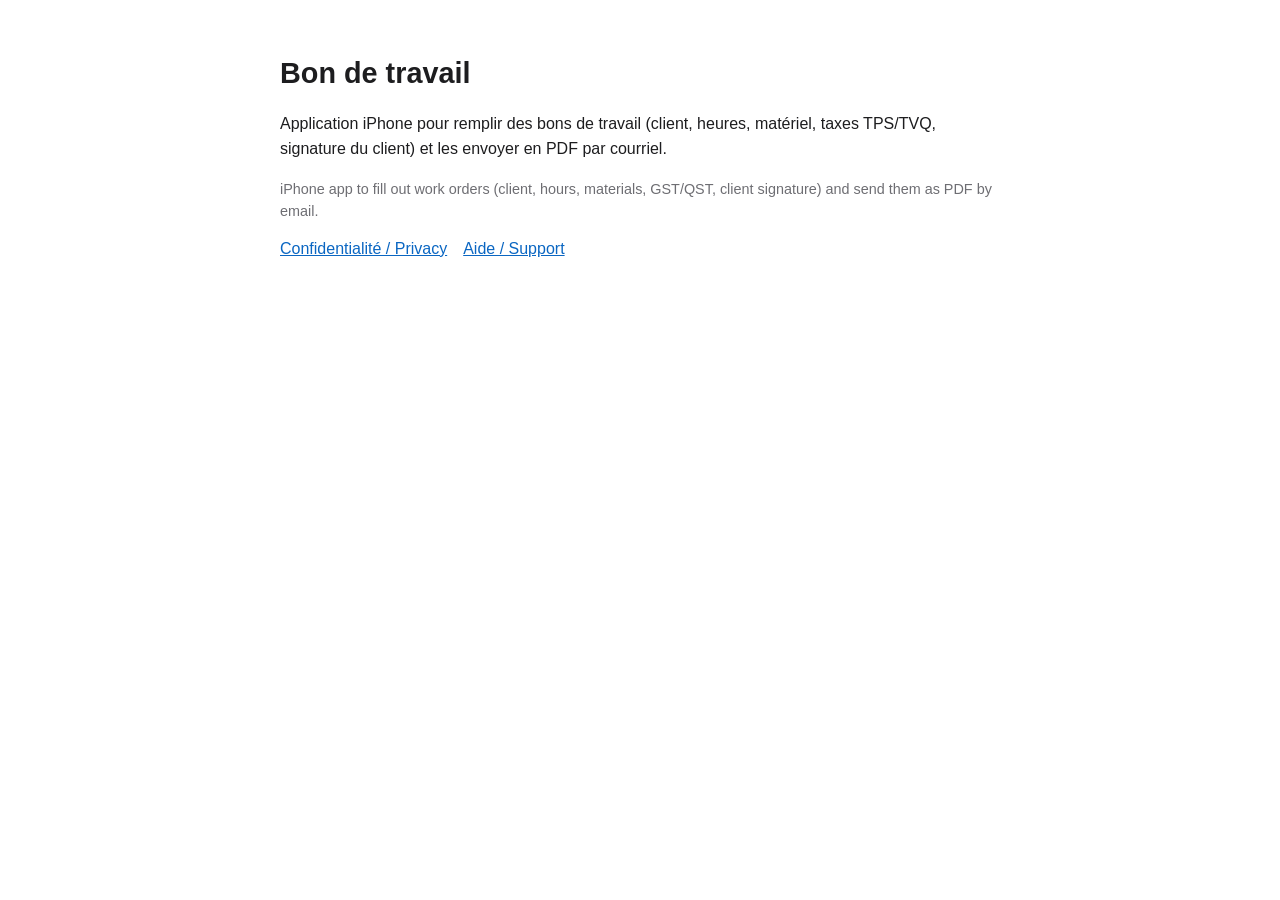
<file: index.html>
<!doctype html>
<html lang="fr-CA"><head><meta charset="utf-8"><meta name="viewport" content="width=device-width,initial-scale=1">
<title>Bon de travail</title><link rel="stylesheet" href="style.css"></head><body>
<h1>Bon de travail</h1>
<p>Application iPhone pour remplir des bons de travail (client, heures, matériel, taxes TPS/TVQ, signature du client) et les envoyer en PDF par courriel.</p>
<p class="lang">iPhone app to fill out work orders (client, hours, materials, GST/QST, client signature) and send them as PDF by email.</p>
<nav><a href="privacy.html">Confidentialité / Privacy</a><a href="support.html">Aide / Support</a></nav>
</body></html>
</file>
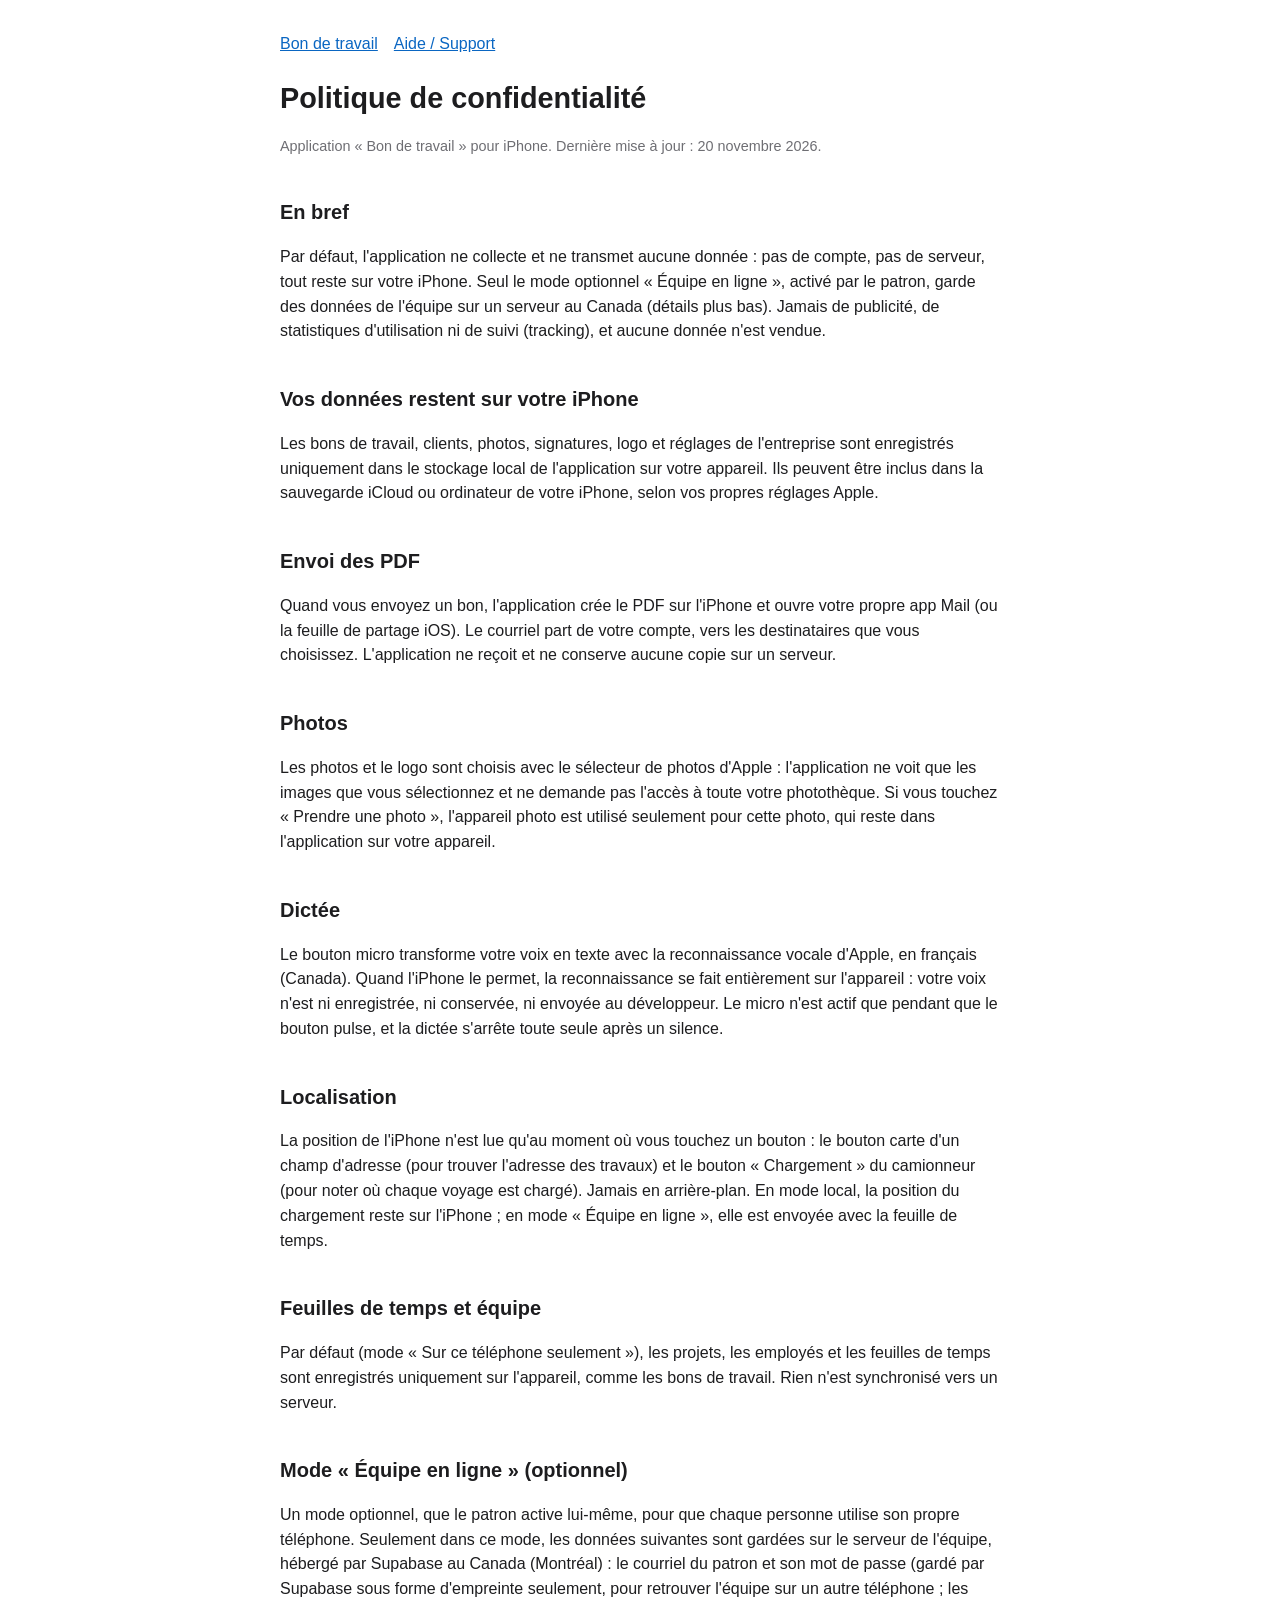
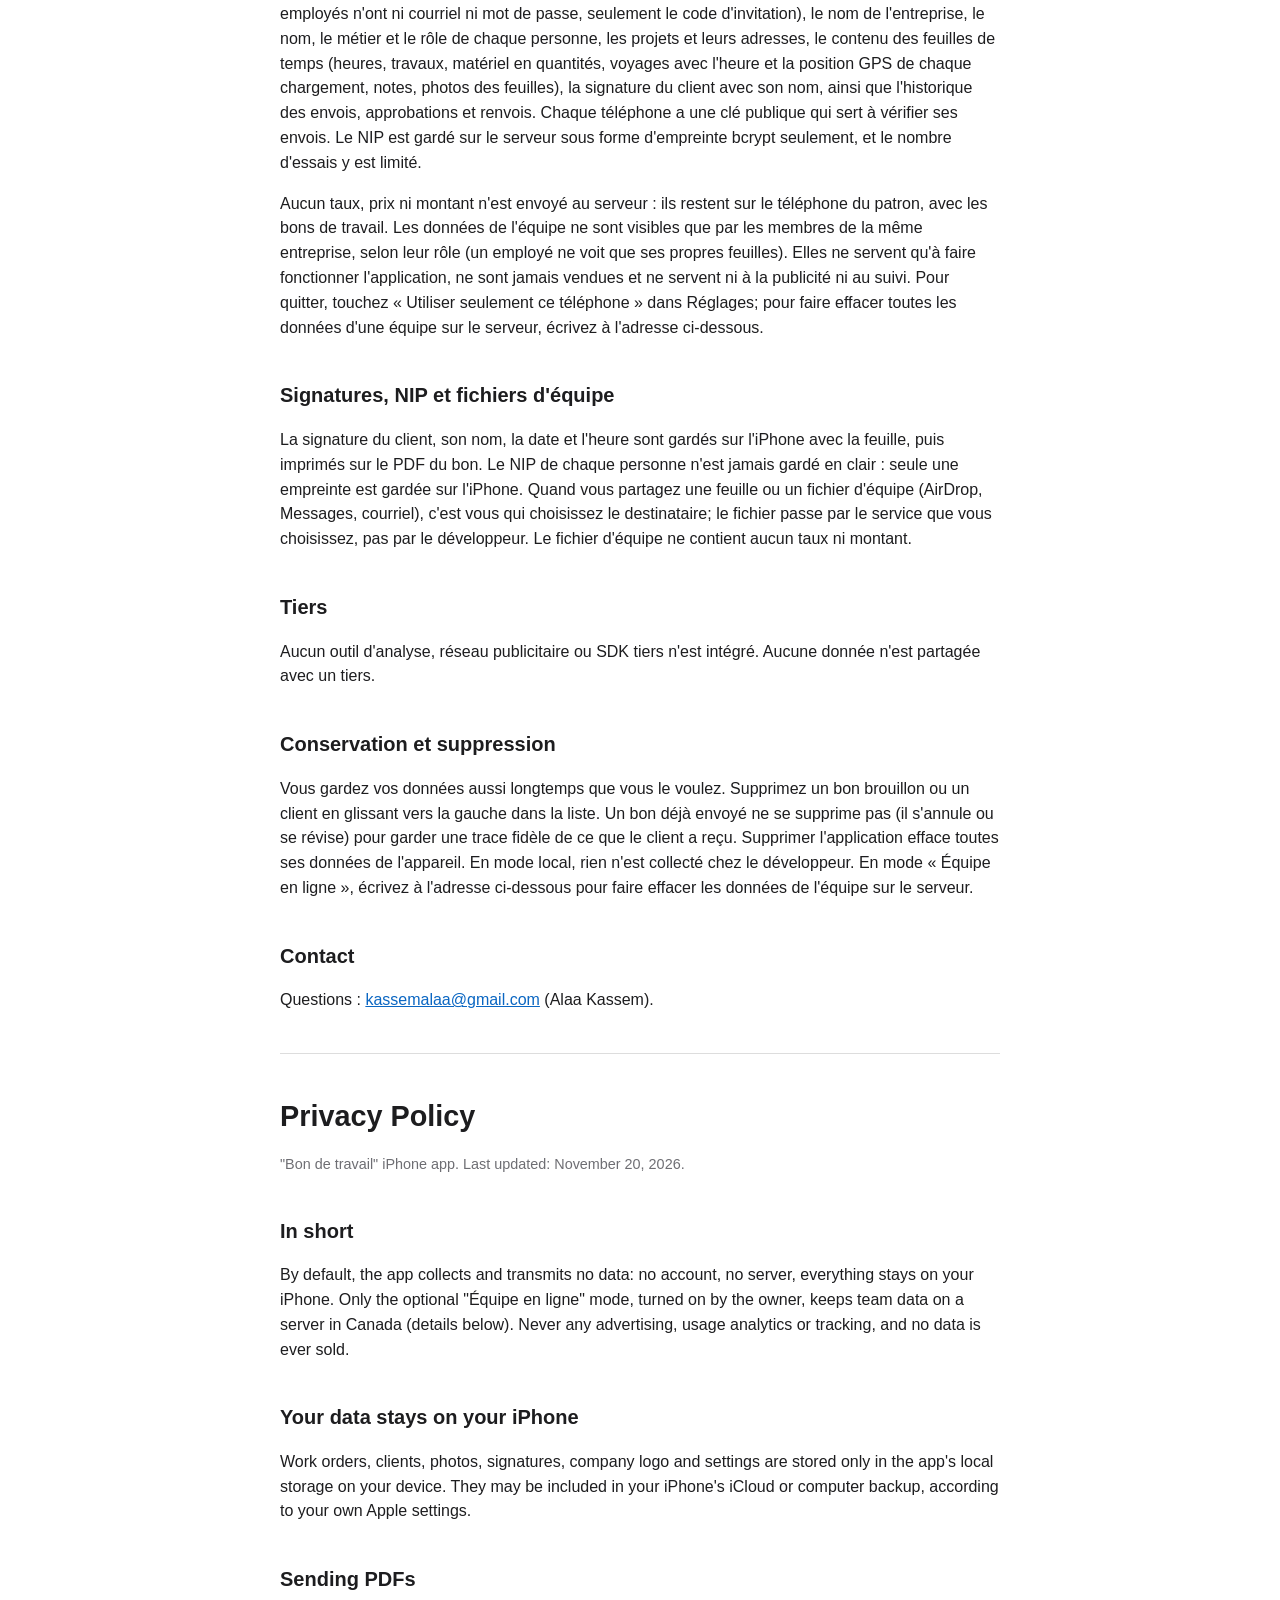
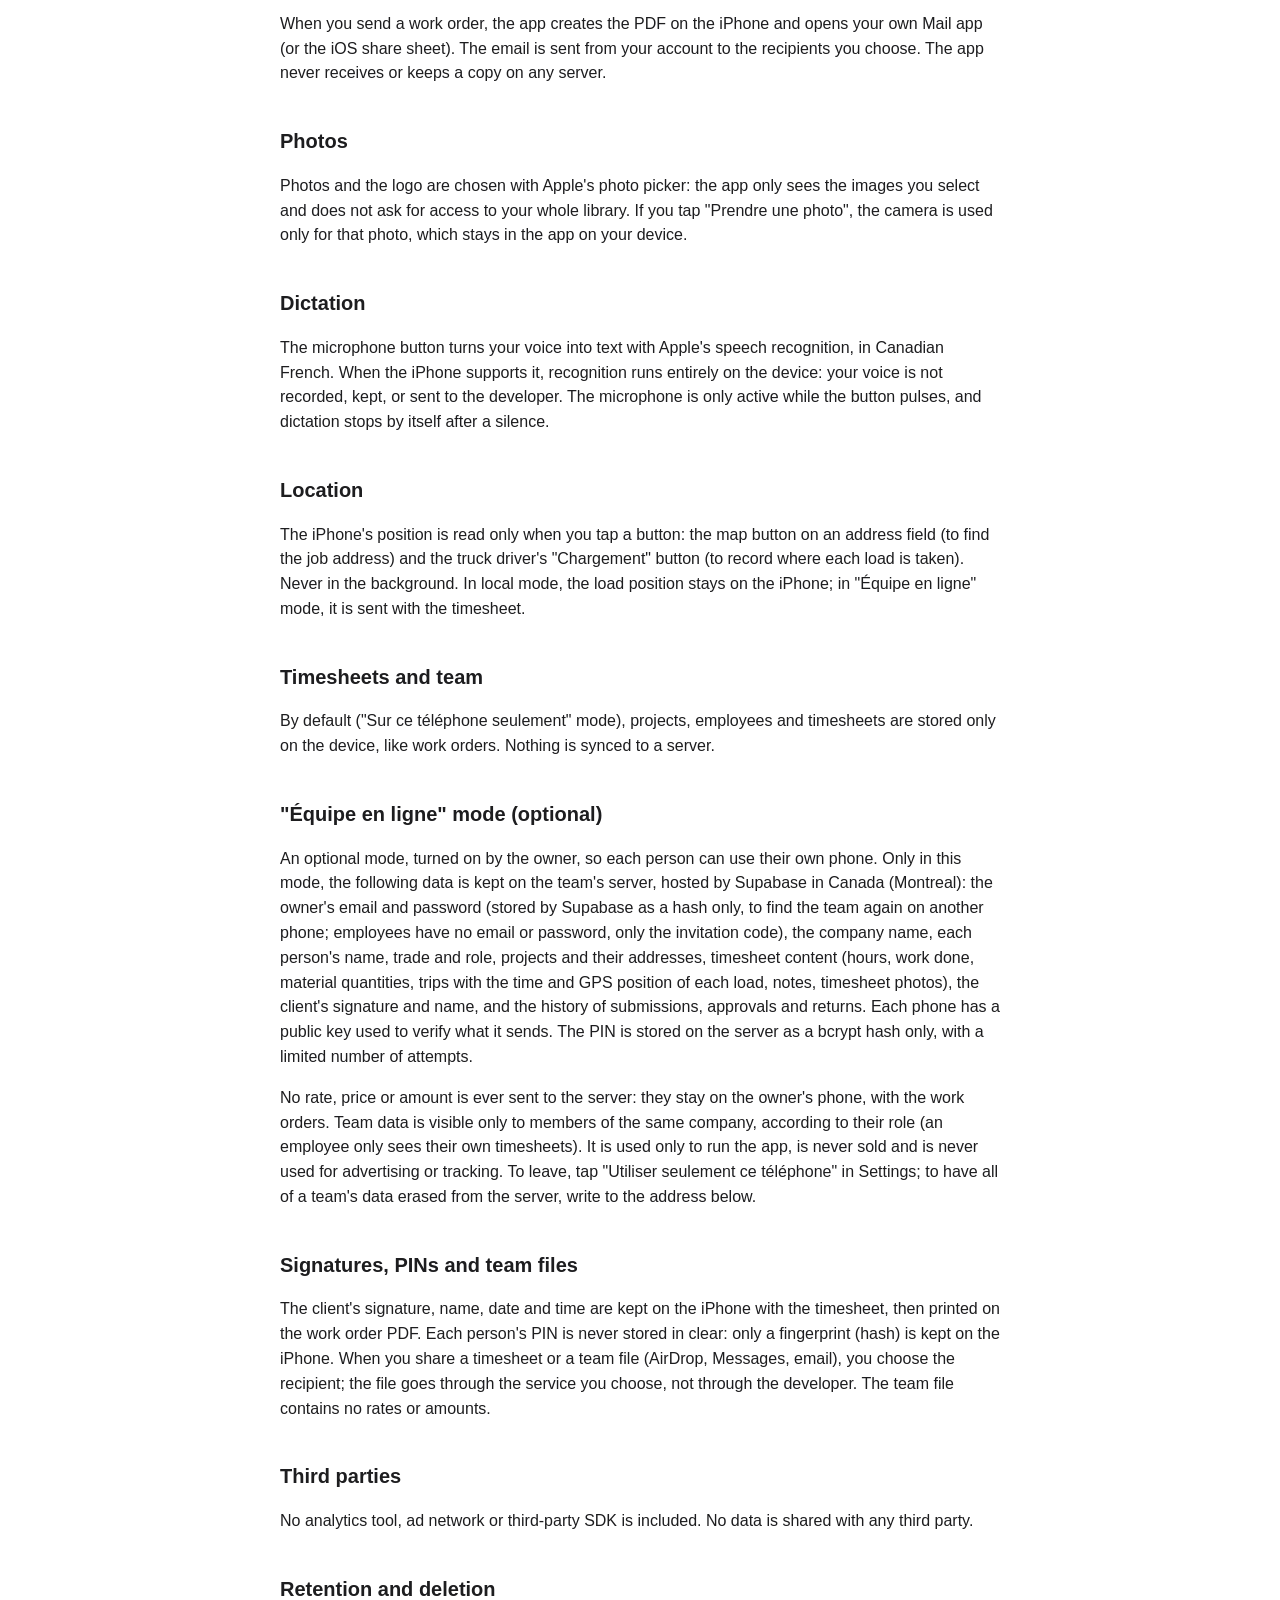
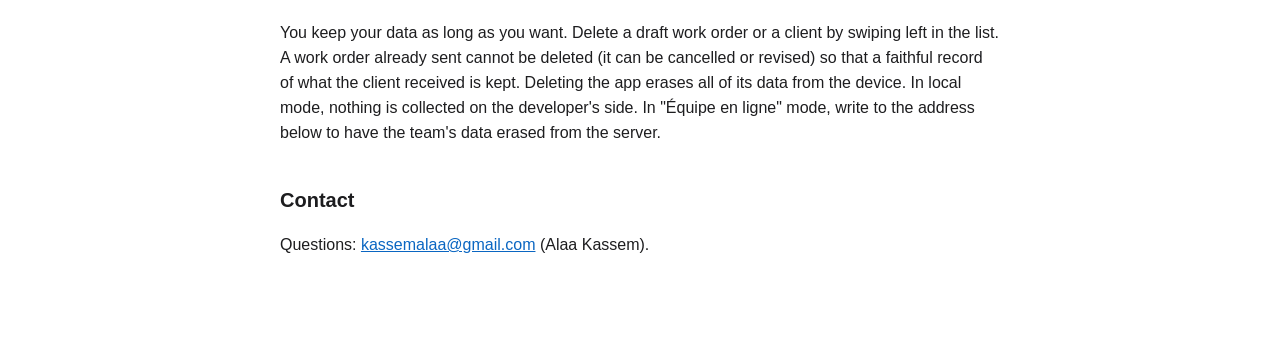
<file: privacy.html>
<!doctype html>
<html lang="fr-CA"><head><meta charset="utf-8"><meta name="viewport" content="width=device-width,initial-scale=1">
<title>Bon de travail : politique de confidentialité / Privacy Policy</title><link rel="stylesheet" href="style.css"></head><body>
<nav><a href="index.html">Bon de travail</a><a href="support.html">Aide / Support</a></nav>
<h1>Politique de confidentialité</h1>
<p class="lang">Application « Bon de travail » pour iPhone. Dernière mise à jour : 20 novembre 2026.</p>
<h2>En bref</h2>
<p>Par défaut, l'application ne collecte et ne transmet aucune donnée : pas de compte, pas de serveur, tout reste sur votre iPhone. Seul le mode optionnel « Équipe en ligne », activé par le patron, garde des données de l'équipe sur un serveur au Canada (détails plus bas). Jamais de publicité, de statistiques d'utilisation ni de suivi (tracking), et aucune donnée n'est vendue.</p>
<h2>Vos données restent sur votre iPhone</h2>
<p>Les bons de travail, clients, photos, signatures, logo et réglages de l'entreprise sont enregistrés uniquement dans le stockage local de l'application sur votre appareil. Ils peuvent être inclus dans la sauvegarde iCloud ou ordinateur de votre iPhone, selon vos propres réglages Apple.</p>
<h2>Envoi des PDF</h2>
<p>Quand vous envoyez un bon, l'application crée le PDF sur l'iPhone et ouvre votre propre app Mail (ou la feuille de partage iOS). Le courriel part de votre compte, vers les destinataires que vous choisissez. L'application ne reçoit et ne conserve aucune copie sur un serveur.</p>
<h2>Photos</h2>
<p>Les photos et le logo sont choisis avec le sélecteur de photos d'Apple : l'application ne voit que les images que vous sélectionnez et ne demande pas l'accès à toute votre photothèque. Si vous touchez « Prendre une photo », l'appareil photo est utilisé seulement pour cette photo, qui reste dans l'application sur votre appareil.</p>
<h2>Dictée</h2>
<p>Le bouton micro transforme votre voix en texte avec la reconnaissance vocale d'Apple, en français (Canada). Quand l'iPhone le permet, la reconnaissance se fait entièrement sur l'appareil : votre voix n'est ni enregistrée, ni conservée, ni envoyée au développeur. Le micro n'est actif que pendant que le bouton pulse, et la dictée s'arrête toute seule après un silence.</p>
<h2>Localisation</h2>
<p>La position de l'iPhone n'est lue qu'au moment où vous touchez un bouton : le bouton carte d'un champ d'adresse (pour trouver l'adresse des travaux) et le bouton « Chargement » du camionneur (pour noter où chaque voyage est chargé). Jamais en arrière-plan. En mode local, la position du chargement reste sur l'iPhone ; en mode « Équipe en ligne », elle est envoyée avec la feuille de temps.</p>
<h2>Feuilles de temps et équipe</h2>
<p>Par défaut (mode « Sur ce téléphone seulement »), les projets, les employés et les feuilles de temps sont enregistrés uniquement sur l'appareil, comme les bons de travail. Rien n'est synchronisé vers un serveur.</p>
<h2>Mode « Équipe en ligne » (optionnel)</h2>
<p>Un mode optionnel, que le patron active lui-même, pour que chaque personne utilise son propre téléphone. Seulement dans ce mode, les données suivantes sont gardées sur le serveur de l'équipe, hébergé par Supabase au Canada (Montréal) : le courriel du patron et son mot de passe (gardé par Supabase sous forme d'empreinte seulement, pour retrouver l'équipe sur un autre téléphone ; les employés n'ont ni courriel ni mot de passe, seulement le code d'invitation), le nom de l'entreprise, le nom, le métier et le rôle de chaque personne, les projets et leurs adresses, le contenu des feuilles de temps (heures, travaux, matériel en quantités, voyages avec l'heure et la position GPS de chaque chargement, notes, photos des feuilles), la signature du client avec son nom, ainsi que l'historique des envois, approbations et renvois. Chaque téléphone a une clé publique qui sert à vérifier ses envois. Le NIP est gardé sur le serveur sous forme d'empreinte bcrypt seulement, et le nombre d'essais y est limité.</p>
<p>Aucun taux, prix ni montant n'est envoyé au serveur : ils restent sur le téléphone du patron, avec les bons de travail. Les données de l'équipe ne sont visibles que par les membres de la même entreprise, selon leur rôle (un employé ne voit que ses propres feuilles). Elles ne servent qu'à faire fonctionner l'application, ne sont jamais vendues et ne servent ni à la publicité ni au suivi. Pour quitter, touchez « Utiliser seulement ce téléphone » dans Réglages; pour faire effacer toutes les données d'une équipe sur le serveur, écrivez à l'adresse ci-dessous.</p>
<h2>Signatures, NIP et fichiers d'équipe</h2>
<p>La signature du client, son nom, la date et l'heure sont gardés sur l'iPhone avec la feuille, puis imprimés sur le PDF du bon. Le NIP de chaque personne n'est jamais gardé en clair : seule une empreinte est gardée sur l'iPhone. Quand vous partagez une feuille ou un fichier d'équipe (AirDrop, Messages, courriel), c'est vous qui choisissez le destinataire; le fichier passe par le service que vous choisissez, pas par le développeur. Le fichier d'équipe ne contient aucun taux ni montant.</p>
<h2>Tiers</h2>
<p>Aucun outil d'analyse, réseau publicitaire ou SDK tiers n'est intégré. Aucune donnée n'est partagée avec un tiers.</p>
<h2>Conservation et suppression</h2>
<p>Vous gardez vos données aussi longtemps que vous le voulez. Supprimez un bon brouillon ou un client en glissant vers la gauche dans la liste. Un bon déjà envoyé ne se supprime pas (il s'annule ou se révise) pour garder une trace fidèle de ce que le client a reçu. Supprimer l'application efface toutes ses données de l'appareil. En mode local, rien n'est collecté chez le développeur. En mode « Équipe en ligne », écrivez à l'adresse ci-dessous pour faire effacer les données de l'équipe sur le serveur.</p>
<h2>Contact</h2>
<p>Questions : <a href="mailto:kassemalaa@gmail.com">kassemalaa@gmail.com</a> (Alaa Kassem).</p>
<hr>
<h1 lang="en" id="en">Privacy Policy</h1>
<div lang="en">
<p class="lang">"Bon de travail" iPhone app. Last updated: November 20, 2026.</p>
<h2>In short</h2>
<p>By default, the app collects and transmits no data: no account, no server, everything stays on your iPhone. Only the optional "Équipe en ligne" mode, turned on by the owner, keeps team data on a server in Canada (details below). Never any advertising, usage analytics or tracking, and no data is ever sold.</p>
<h2>Your data stays on your iPhone</h2>
<p>Work orders, clients, photos, signatures, company logo and settings are stored only in the app's local storage on your device. They may be included in your iPhone's iCloud or computer backup, according to your own Apple settings.</p>
<h2>Sending PDFs</h2>
<p>When you send a work order, the app creates the PDF on the iPhone and opens your own Mail app (or the iOS share sheet). The email is sent from your account to the recipients you choose. The app never receives or keeps a copy on any server.</p>
<h2>Photos</h2>
<p>Photos and the logo are chosen with Apple's photo picker: the app only sees the images you select and does not ask for access to your whole library. If you tap "Prendre une photo", the camera is used only for that photo, which stays in the app on your device.</p>
<h2>Dictation</h2>
<p>The microphone button turns your voice into text with Apple's speech recognition, in Canadian French. When the iPhone supports it, recognition runs entirely on the device: your voice is not recorded, kept, or sent to the developer. The microphone is only active while the button pulses, and dictation stops by itself after a silence.</p>
<h2>Location</h2>
<p>The iPhone's position is read only when you tap a button: the map button on an address field (to find the job address) and the truck driver's "Chargement" button (to record where each load is taken). Never in the background. In local mode, the load position stays on the iPhone; in "Équipe en ligne" mode, it is sent with the timesheet.</p>
<h2>Timesheets and team</h2>
<p>By default ("Sur ce téléphone seulement" mode), projects, employees and timesheets are stored only on the device, like work orders. Nothing is synced to a server.</p>
<h2>"Équipe en ligne" mode (optional)</h2>
<p>An optional mode, turned on by the owner, so each person can use their own phone. Only in this mode, the following data is kept on the team's server, hosted by Supabase in Canada (Montreal): the owner's email and password (stored by Supabase as a hash only, to find the team again on another phone; employees have no email or password, only the invitation code), the company name, each person's name, trade and role, projects and their addresses, timesheet content (hours, work done, material quantities, trips with the time and GPS position of each load, notes, timesheet photos), the client's signature and name, and the history of submissions, approvals and returns. Each phone has a public key used to verify what it sends. The PIN is stored on the server as a bcrypt hash only, with a limited number of attempts.</p>
<p>No rate, price or amount is ever sent to the server: they stay on the owner's phone, with the work orders. Team data is visible only to members of the same company, according to their role (an employee only sees their own timesheets). It is used only to run the app, is never sold and is never used for advertising or tracking. To leave, tap "Utiliser seulement ce téléphone" in Settings; to have all of a team's data erased from the server, write to the address below.</p>
<h2>Signatures, PINs and team files</h2>
<p>The client's signature, name, date and time are kept on the iPhone with the timesheet, then printed on the work order PDF. Each person's PIN is never stored in clear: only a fingerprint (hash) is kept on the iPhone. When you share a timesheet or a team file (AirDrop, Messages, email), you choose the recipient; the file goes through the service you choose, not through the developer. The team file contains no rates or amounts.</p>
<h2>Third parties</h2>
<p>No analytics tool, ad network or third-party SDK is included. No data is shared with any third party.</p>
<h2>Retention and deletion</h2>
<p>You keep your data as long as you want. Delete a draft work order or a client by swiping left in the list. A work order already sent cannot be deleted (it can be cancelled or revised) so that a faithful record of what the client received is kept. Deleting the app erases all of its data from the device. In local mode, nothing is collected on the developer's side. In "Équipe en ligne" mode, write to the address below to have the team's data erased from the server.</p>
<h2>Contact</h2>
<p>Questions: <a href="mailto:kassemalaa@gmail.com">kassemalaa@gmail.com</a> (Alaa Kassem).</p>
</div>
</body></html>
</file>
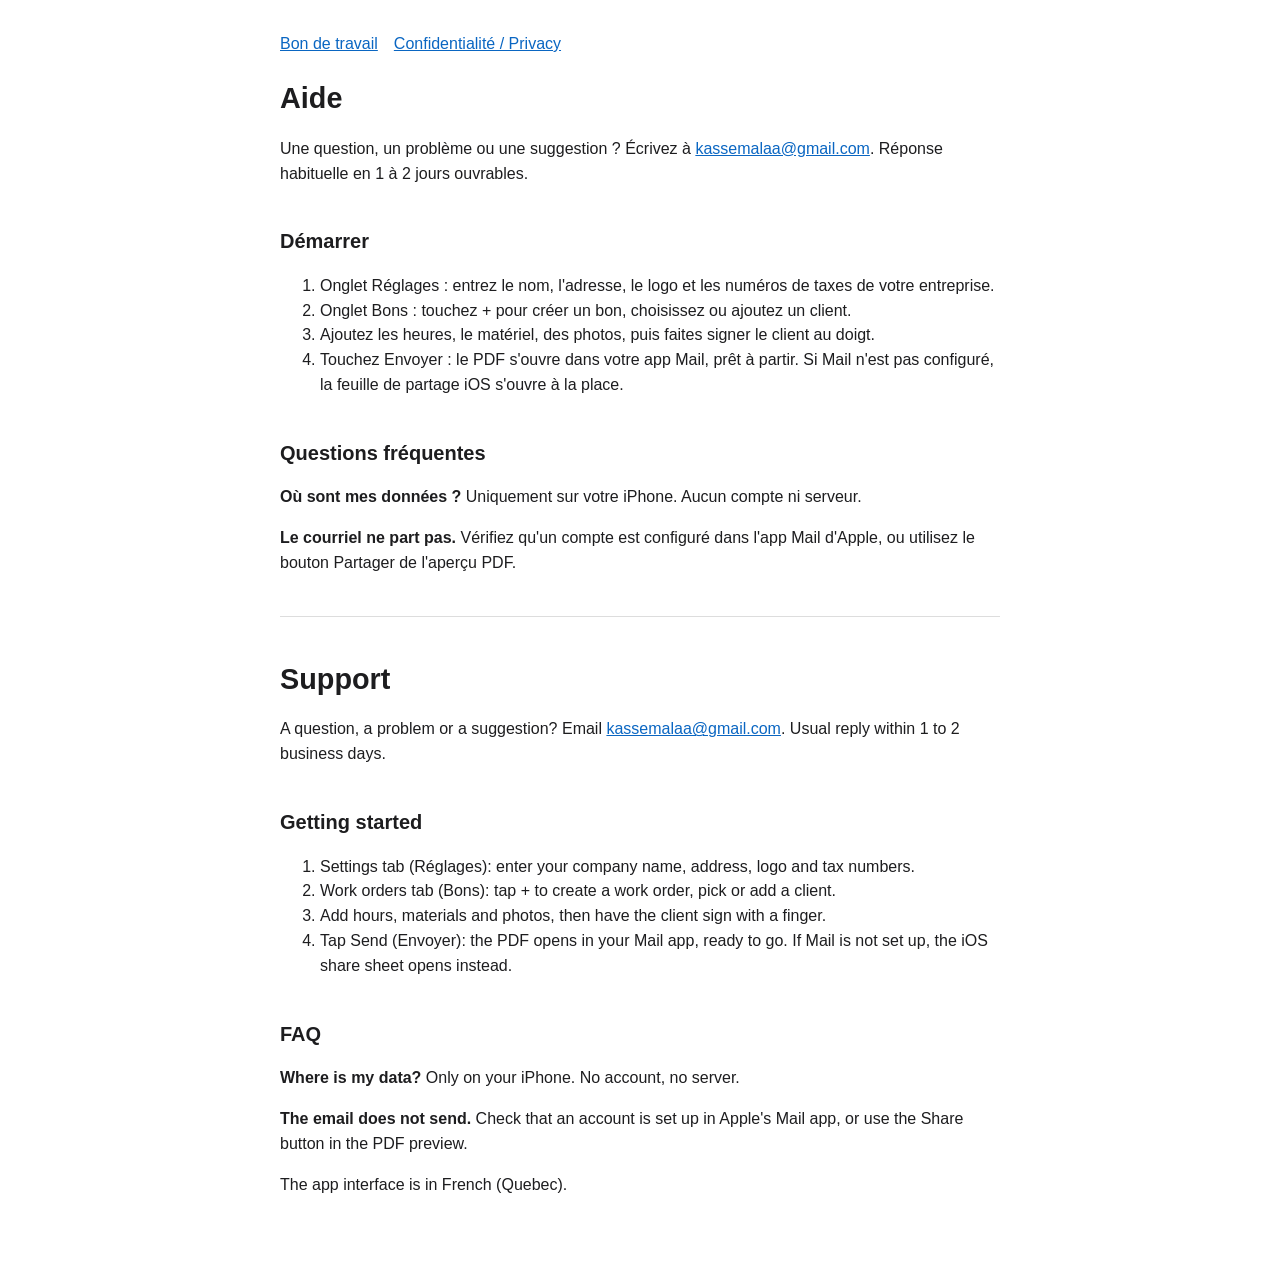
<file: support.html>
<!doctype html>
<html lang="fr-CA"><head><meta charset="utf-8"><meta name="viewport" content="width=device-width,initial-scale=1">
<title>Bon de travail : aide / Support</title><link rel="stylesheet" href="style.css"></head><body>
<nav><a href="index.html">Bon de travail</a><a href="privacy.html">Confidentialité / Privacy</a></nav>
<h1>Aide</h1>
<p>Une question, un problème ou une suggestion ? Écrivez à <a href="mailto:kassemalaa@gmail.com">kassemalaa@gmail.com</a>. Réponse habituelle en 1 à 2 jours ouvrables.</p>
<h2>Démarrer</h2>
<ol>
<li>Onglet Réglages : entrez le nom, l'adresse, le logo et les numéros de taxes de votre entreprise.</li>
<li>Onglet Bons : touchez + pour créer un bon, choisissez ou ajoutez un client.</li>
<li>Ajoutez les heures, le matériel, des photos, puis faites signer le client au doigt.</li>
<li>Touchez Envoyer : le PDF s'ouvre dans votre app Mail, prêt à partir. Si Mail n'est pas configuré, la feuille de partage iOS s'ouvre à la place.</li>
</ol>
<h2>Questions fréquentes</h2>
<p><b>Où sont mes données ?</b> Uniquement sur votre iPhone. Aucun compte ni serveur.</p>
<p><b>Le courriel ne part pas.</b> Vérifiez qu'un compte est configuré dans l'app Mail d'Apple, ou utilisez le bouton Partager de l'aperçu PDF.</p>
<hr>
<div lang="en">
<h1 id="en">Support</h1>
<p>A question, a problem or a suggestion? Email <a href="mailto:kassemalaa@gmail.com">kassemalaa@gmail.com</a>. Usual reply within 1 to 2 business days.</p>
<h2>Getting started</h2>
<ol>
<li>Settings tab (Réglages): enter your company name, address, logo and tax numbers.</li>
<li>Work orders tab (Bons): tap + to create a work order, pick or add a client.</li>
<li>Add hours, materials and photos, then have the client sign with a finger.</li>
<li>Tap Send (Envoyer): the PDF opens in your Mail app, ready to go. If Mail is not set up, the iOS share sheet opens instead.</li>
</ol>
<h2>FAQ</h2>
<p><b>Where is my data?</b> Only on your iPhone. No account, no server.</p>
<p><b>The email does not send.</b> Check that an account is set up in Apple's Mail app, or use the Share button in the PDF preview.</p>
<p>The app interface is in French (Quebec).</p>
</div>
</body></html>
</file>
<file: style.css>
body{font-family:-apple-system,BlinkMacSystemFont,"Segoe UI",Helvetica,Arial,sans-serif;max-width:720px;margin:0 auto;padding:32px 20px 64px;line-height:1.55;color:#1d1d1f;background:#fff}
h1{font-size:1.8em;margin-bottom:.2em}h2{margin-top:2em;font-size:1.25em}
.lang{font-size:.9em;color:#6e6e73}a{color:#0a66c2}hr{border:0;border-top:1px solid #ddd;margin:40px 0}
nav a{margin-right:16px}
@media (prefers-color-scheme:dark){body{background:#000;color:#f5f5f7}a{color:#5ac8fa}hr{border-top-color:#333}.lang{color:#a1a1a6}}
</file>
